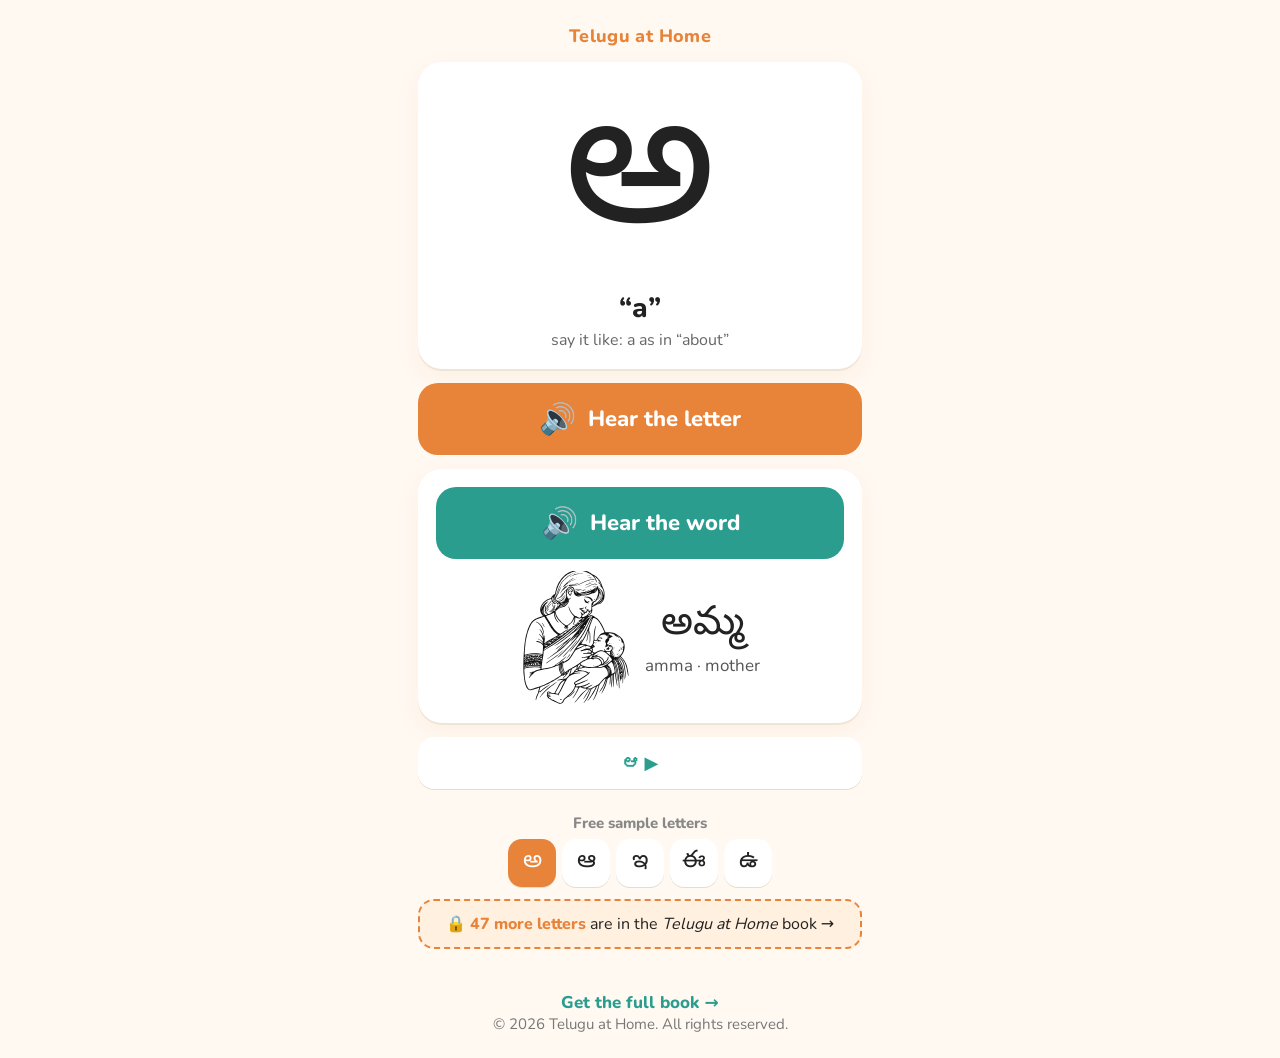
<file: a/index.html>
<!doctype html>
<html lang="en"><head><meta charset="utf-8">
<meta name="viewport" content="width=device-width,initial-scale=1,viewport-fit=cover">
<meta name="theme-color" content="#FFF9F2">
<title>అ (a) · Telugu at Home</title>
<link rel="icon" href="data:image/svg+xml,<svg xmlns='http://www.w3.org/2000/svg' viewBox='0 0 100 100'><text y='.9em' font-size='90'>🔊</text></svg>">
<link rel="stylesheet" href="../style.css">
</head><body>
<main>
<div class="brand">Telugu at Home</div>
<section class="card">
<p class="letter" lang="te">అ</p>
<p class="tr">“a”</p>
<p class="say">say it like: a as in “about”</p>
</section>
<button class="btn b1" data-audio="../audio/a.mp3"><span class="ic">🔊</span> Hear the letter</button>
<section class="card">
<button class="btn b2" data-audio="../audio/w-a.mp3"><span class="ic">🔊</span> Hear the word</button>
<div class="word"><img src="../img/a.svg" alt="mother" width="110"><div><div class="wt" lang="te">అమ్మ</div><div class="wm">amma · mother</div></div></div>
</section>
<div class="pn"><a href="../aa/">ఆ ▶</a></div>
<div class="navwrap"><h3>Free sample letters</h3><nav class="nav" aria-label="Free letters"><a href="../a/" class="on" aria-label="Letter a">అ</a><a href="../aa/" class="" aria-label="Letter aa">ఆ</a><a href="../i/" class="" aria-label="Letter i">ఇ</a><a href="../ee/" class="" aria-label="Letter ee">ఈ</a><a href="../u/" class="" aria-label="Letter u">ఉ</a></nav>
<a class="more" href="../book/"><b>🔒 47 more letters</b> are in the <i>Telugu at Home</i> book →</a></div>
</main>
<footer><a href="../book/">Get the full book →</a><br>© 2026 Telugu at Home. All rights reserved.</footer>
<script src="../app.js"></script>
</body></html>
</file>
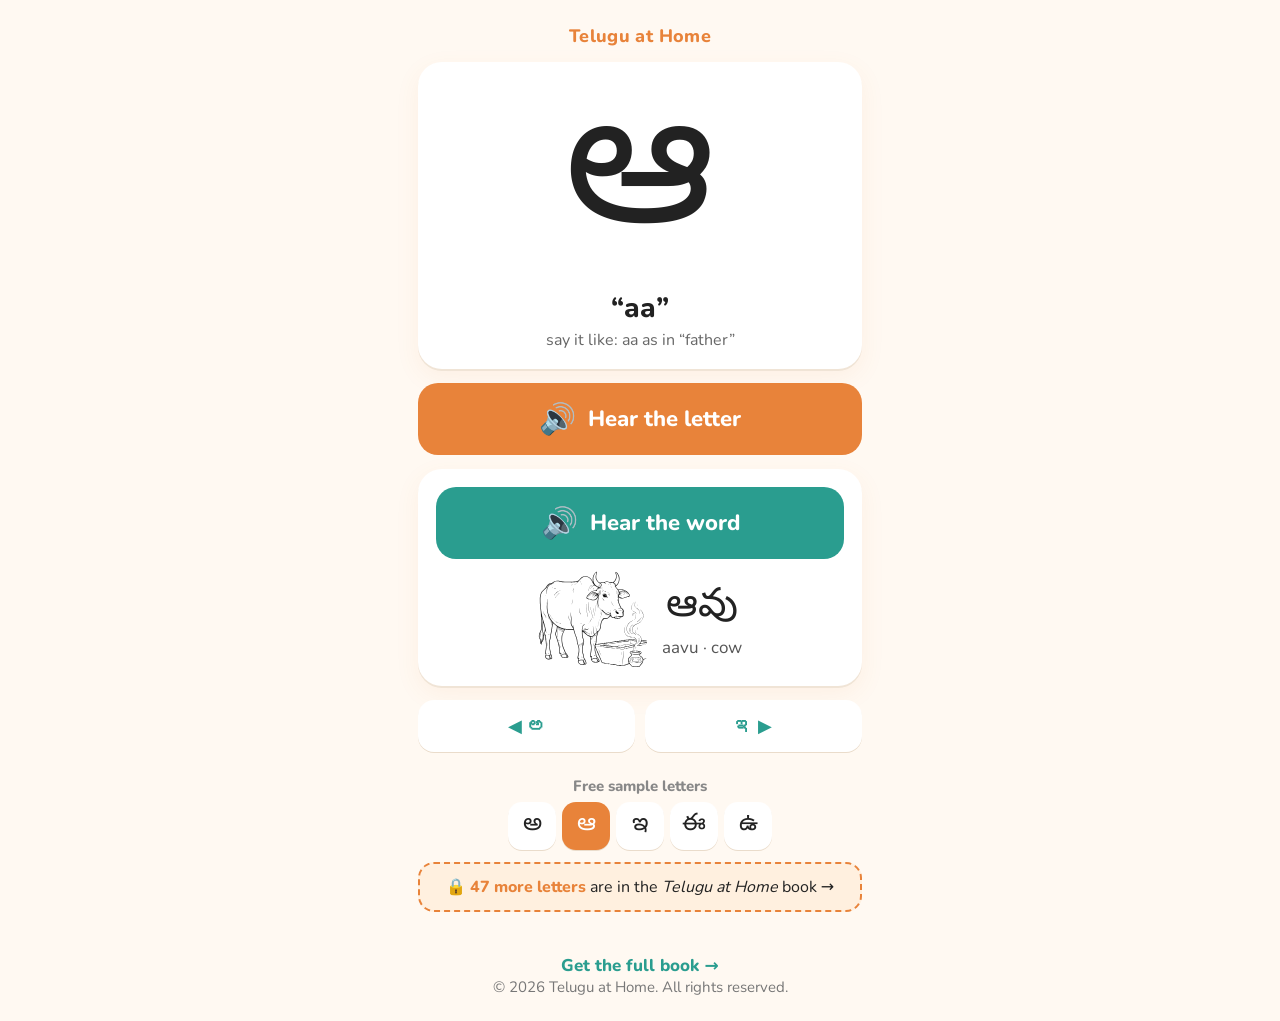
<file: aa/index.html>
<!doctype html>
<html lang="en"><head><meta charset="utf-8">
<meta name="viewport" content="width=device-width,initial-scale=1,viewport-fit=cover">
<meta name="theme-color" content="#FFF9F2">
<title>ఆ (aa) · Telugu at Home</title>
<link rel="icon" href="data:image/svg+xml,<svg xmlns='http://www.w3.org/2000/svg' viewBox='0 0 100 100'><text y='.9em' font-size='90'>🔊</text></svg>">
<link rel="stylesheet" href="../style.css">
</head><body>
<main>
<div class="brand">Telugu at Home</div>
<section class="card">
<p class="letter" lang="te">ఆ</p>
<p class="tr">“aa”</p>
<p class="say">say it like: aa as in “father”</p>
</section>
<button class="btn b1" data-audio="../audio/aa.mp3"><span class="ic">🔊</span> Hear the letter</button>
<section class="card">
<button class="btn b2" data-audio="../audio/w-aa.mp3"><span class="ic">🔊</span> Hear the word</button>
<div class="word"><img src="../img/aa.svg" alt="cow" width="110"><div><div class="wt" lang="te">ఆవు</div><div class="wm">aavu · cow</div></div></div>
</section>
<div class="pn"><a href="../a/">◀ అ</a><a href="../i/">ఇ ▶</a></div>
<div class="navwrap"><h3>Free sample letters</h3><nav class="nav" aria-label="Free letters"><a href="../a/" class="" aria-label="Letter a">అ</a><a href="../aa/" class="on" aria-label="Letter aa">ఆ</a><a href="../i/" class="" aria-label="Letter i">ఇ</a><a href="../ee/" class="" aria-label="Letter ee">ఈ</a><a href="../u/" class="" aria-label="Letter u">ఉ</a></nav>
<a class="more" href="../book/"><b>🔒 47 more letters</b> are in the <i>Telugu at Home</i> book →</a></div>
</main>
<footer><a href="../book/">Get the full book →</a><br>© 2026 Telugu at Home. All rights reserved.</footer>
<script src="../app.js"></script>
</body></html>
</file>
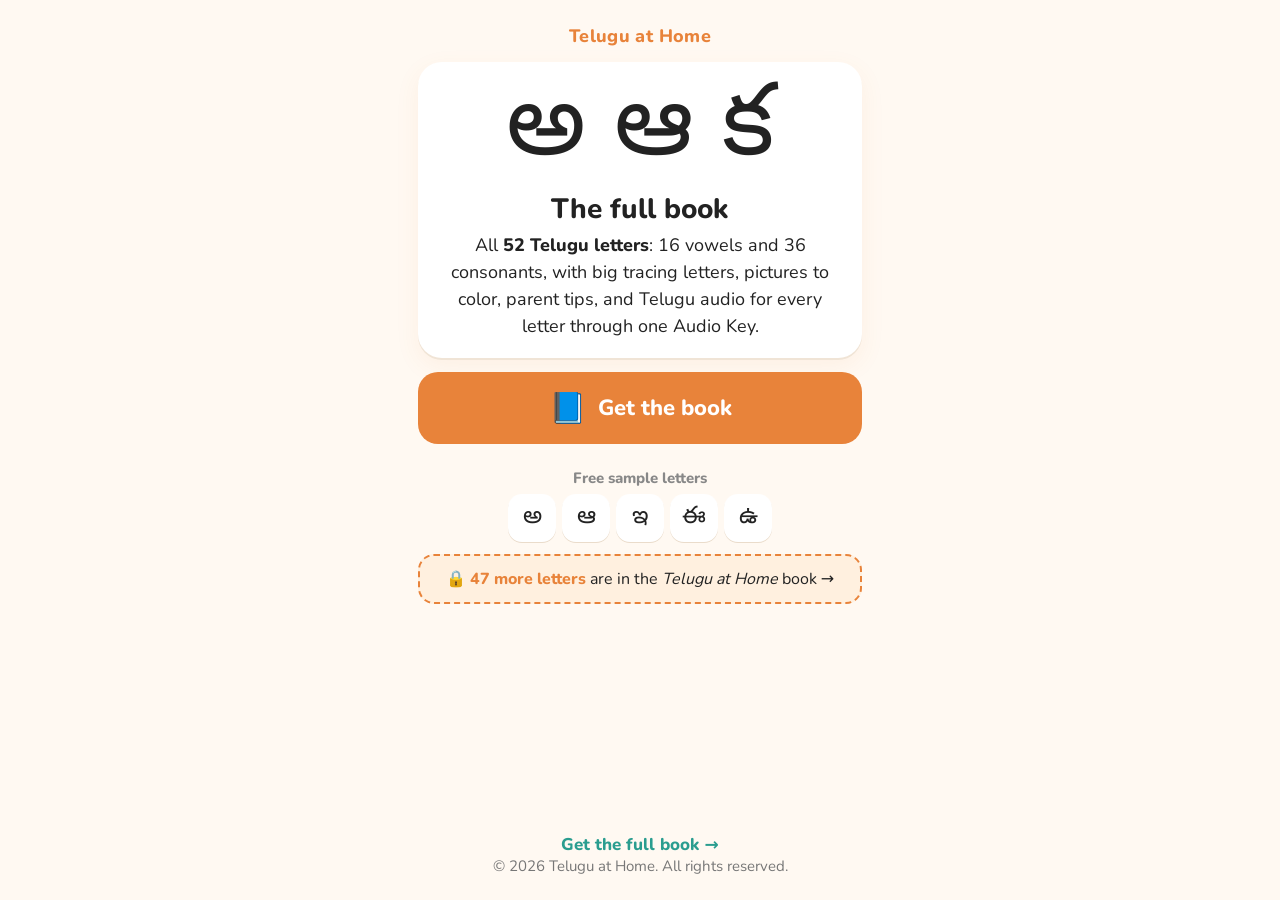
<file: book/index.html>
<!doctype html>
<html lang="en"><head><meta charset="utf-8">
<meta name="viewport" content="width=device-width,initial-scale=1,viewport-fit=cover">
<meta name="theme-color" content="#FFF9F2">
<title>The full book · Telugu at Home</title>
<link rel="icon" href="data:image/svg+xml,<svg xmlns='http://www.w3.org/2000/svg' viewBox='0 0 100 100'><text y='.9em' font-size='90'>🔊</text></svg>">
<link rel="stylesheet" href="../style.css">
</head><body>
<main>
<div class="brand">Telugu at Home</div>
<section class="card">
<p class="letter" lang="te" style="font-size:min(22vw,100px)">అ ఆ క</p>
<p class="tr">The full book</p>
<p class="lead">All <b>52 Telugu letters</b>: 16 vowels and 36 consonants, with big tracing letters, pictures to color, parent tips, and Telugu audio for every letter through one Audio Key.</p>
</section>
<a class="btn b1" href="https://www.amazon.com/dp/B0HSYGLX5F" rel="noopener"><span class="ic">📘</span> Get the book</a>
<div class="navwrap"><h3>Free sample letters</h3><nav class="nav" aria-label="Free letters"><a href="../a/" class="" aria-label="Letter a">అ</a><a href="../aa/" class="" aria-label="Letter aa">ఆ</a><a href="../i/" class="" aria-label="Letter i">ఇ</a><a href="../ee/" class="" aria-label="Letter ee">ఈ</a><a href="../u/" class="" aria-label="Letter u">ఉ</a></nav>
<a class="more" href="../book/"><b>🔒 47 more letters</b> are in the <i>Telugu at Home</i> book →</a></div>
</main>
<footer><a href="../book/">Get the full book →</a><br>© 2026 Telugu at Home. All rights reserved.</footer>
<script src="../app.js"></script>
</body></html>
</file>
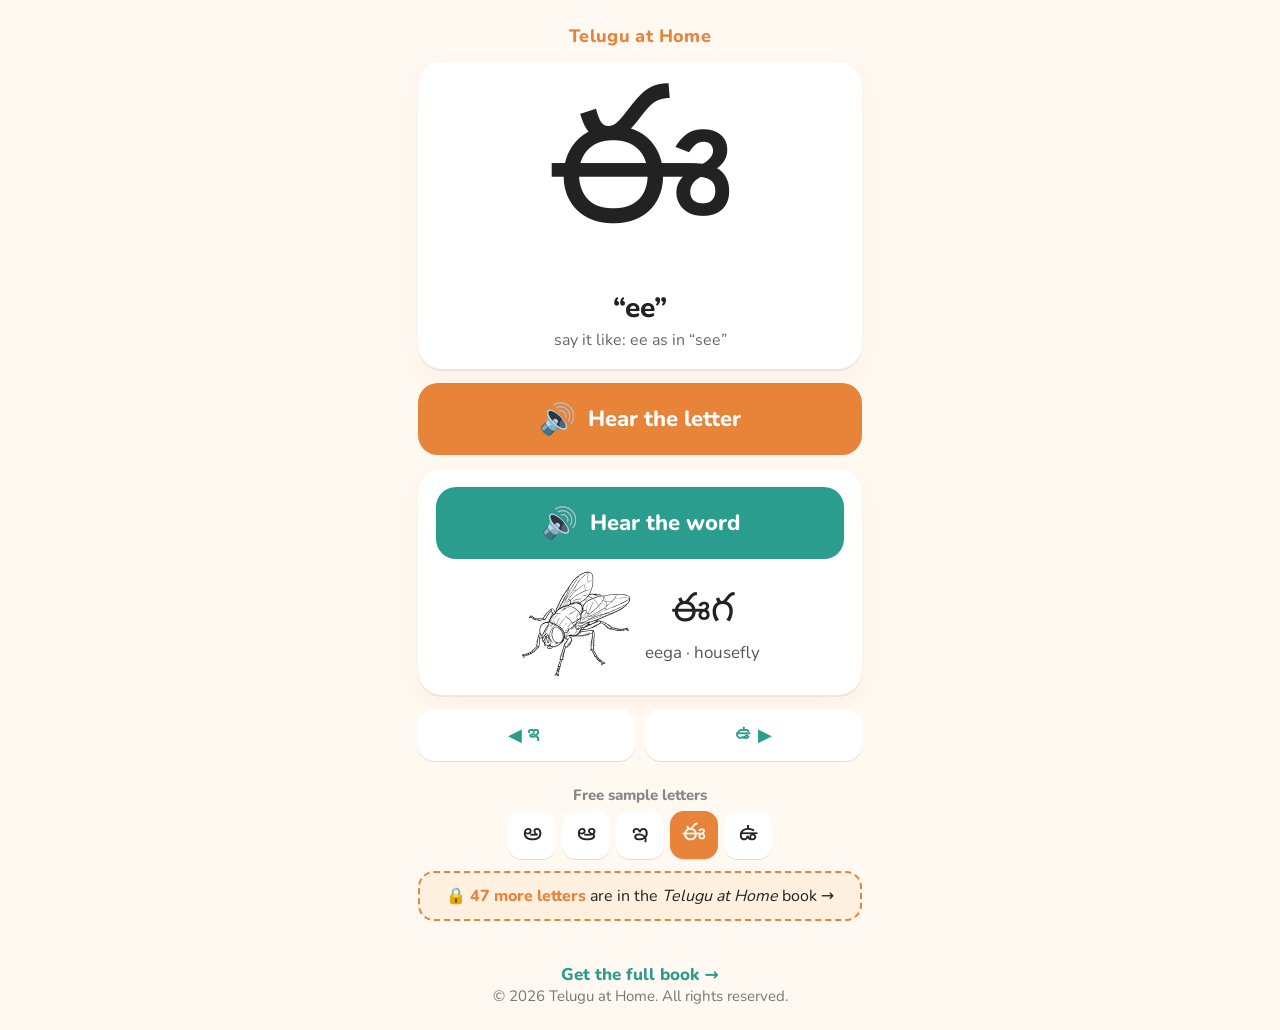
<file: ee/index.html>
<!doctype html>
<html lang="en"><head><meta charset="utf-8">
<meta name="viewport" content="width=device-width,initial-scale=1,viewport-fit=cover">
<meta name="theme-color" content="#FFF9F2">
<title>ఈ (ee) · Telugu at Home</title>
<link rel="icon" href="data:image/svg+xml,<svg xmlns='http://www.w3.org/2000/svg' viewBox='0 0 100 100'><text y='.9em' font-size='90'>🔊</text></svg>">
<link rel="stylesheet" href="../style.css">
</head><body>
<main>
<div class="brand">Telugu at Home</div>
<section class="card">
<p class="letter" lang="te">ఈ</p>
<p class="tr">“ee”</p>
<p class="say">say it like: ee as in “see”</p>
</section>
<button class="btn b1" data-audio="../audio/ee.mp3"><span class="ic">🔊</span> Hear the letter</button>
<section class="card">
<button class="btn b2" data-audio="../audio/w-ee.mp3"><span class="ic">🔊</span> Hear the word</button>
<div class="word"><img src="../img/ee.svg" alt="housefly" width="110"><div><div class="wt" lang="te">ఈగ</div><div class="wm">eega · housefly</div></div></div>
</section>
<div class="pn"><a href="../i/">◀ ఇ</a><a href="../u/">ఉ ▶</a></div>
<div class="navwrap"><h3>Free sample letters</h3><nav class="nav" aria-label="Free letters"><a href="../a/" class="" aria-label="Letter a">అ</a><a href="../aa/" class="" aria-label="Letter aa">ఆ</a><a href="../i/" class="" aria-label="Letter i">ఇ</a><a href="../ee/" class="on" aria-label="Letter ee">ఈ</a><a href="../u/" class="" aria-label="Letter u">ఉ</a></nav>
<a class="more" href="../book/"><b>🔒 47 more letters</b> are in the <i>Telugu at Home</i> book →</a></div>
</main>
<footer><a href="../book/">Get the full book →</a><br>© 2026 Telugu at Home. All rights reserved.</footer>
<script src="../app.js"></script>
</body></html>
</file>
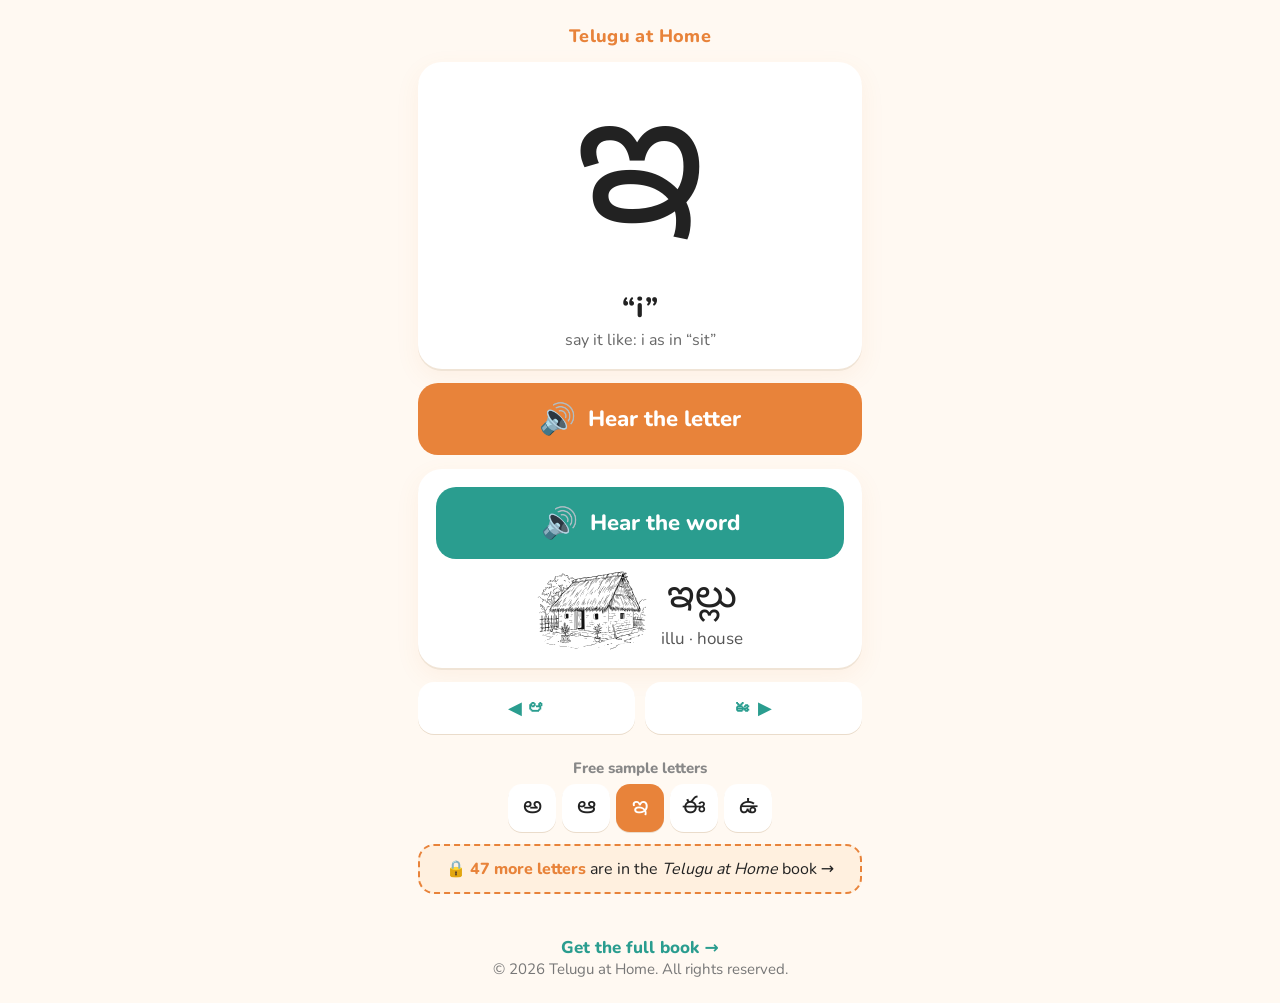
<file: i/index.html>
<!doctype html>
<html lang="en"><head><meta charset="utf-8">
<meta name="viewport" content="width=device-width,initial-scale=1,viewport-fit=cover">
<meta name="theme-color" content="#FFF9F2">
<title>ఇ (i) · Telugu at Home</title>
<link rel="icon" href="data:image/svg+xml,<svg xmlns='http://www.w3.org/2000/svg' viewBox='0 0 100 100'><text y='.9em' font-size='90'>🔊</text></svg>">
<link rel="stylesheet" href="../style.css">
</head><body>
<main>
<div class="brand">Telugu at Home</div>
<section class="card">
<p class="letter" lang="te">ఇ</p>
<p class="tr">“i”</p>
<p class="say">say it like: i as in “sit”</p>
</section>
<button class="btn b1" data-audio="../audio/i.mp3"><span class="ic">🔊</span> Hear the letter</button>
<section class="card">
<button class="btn b2" data-audio="../audio/w-i.mp3"><span class="ic">🔊</span> Hear the word</button>
<div class="word"><img src="../img/i.svg" alt="house" width="110"><div><div class="wt" lang="te">ఇల్లు</div><div class="wm">illu · house</div></div></div>
</section>
<div class="pn"><a href="../aa/">◀ ఆ</a><a href="../ee/">ఈ ▶</a></div>
<div class="navwrap"><h3>Free sample letters</h3><nav class="nav" aria-label="Free letters"><a href="../a/" class="" aria-label="Letter a">అ</a><a href="../aa/" class="" aria-label="Letter aa">ఆ</a><a href="../i/" class="on" aria-label="Letter i">ఇ</a><a href="../ee/" class="" aria-label="Letter ee">ఈ</a><a href="../u/" class="" aria-label="Letter u">ఉ</a></nav>
<a class="more" href="../book/"><b>🔒 47 more letters</b> are in the <i>Telugu at Home</i> book →</a></div>
</main>
<footer><a href="../book/">Get the full book →</a><br>© 2026 Telugu at Home. All rights reserved.</footer>
<script src="../app.js"></script>
</body></html>
</file>
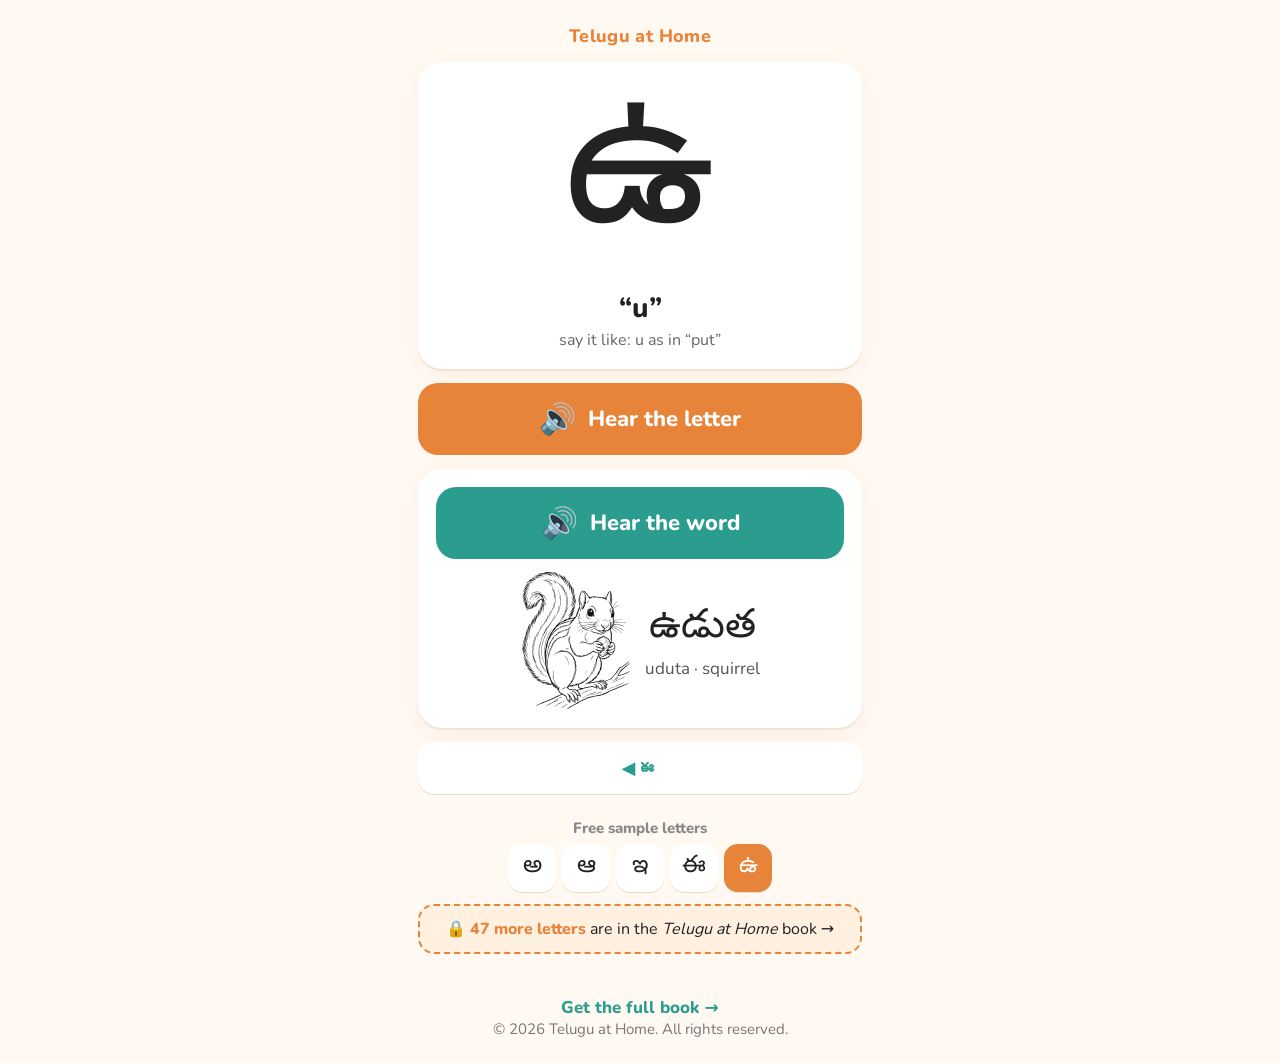
<file: u/index.html>
<!doctype html>
<html lang="en"><head><meta charset="utf-8">
<meta name="viewport" content="width=device-width,initial-scale=1,viewport-fit=cover">
<meta name="theme-color" content="#FFF9F2">
<title>ఉ (u) · Telugu at Home</title>
<link rel="icon" href="data:image/svg+xml,<svg xmlns='http://www.w3.org/2000/svg' viewBox='0 0 100 100'><text y='.9em' font-size='90'>🔊</text></svg>">
<link rel="stylesheet" href="../style.css">
</head><body>
<main>
<div class="brand">Telugu at Home</div>
<section class="card">
<p class="letter" lang="te">ఉ</p>
<p class="tr">“u”</p>
<p class="say">say it like: u as in “put”</p>
</section>
<button class="btn b1" data-audio="../audio/u.mp3"><span class="ic">🔊</span> Hear the letter</button>
<section class="card">
<button class="btn b2" data-audio="../audio/w-u.mp3"><span class="ic">🔊</span> Hear the word</button>
<div class="word"><img src="../img/u.svg" alt="squirrel" width="110"><div><div class="wt" lang="te">ఉడుత</div><div class="wm">uduta · squirrel</div></div></div>
</section>
<div class="pn"><a href="../ee/">◀ ఈ</a></div>
<div class="navwrap"><h3>Free sample letters</h3><nav class="nav" aria-label="Free letters"><a href="../a/" class="" aria-label="Letter a">అ</a><a href="../aa/" class="" aria-label="Letter aa">ఆ</a><a href="../i/" class="" aria-label="Letter i">ఇ</a><a href="../ee/" class="" aria-label="Letter ee">ఈ</a><a href="../u/" class="on" aria-label="Letter u">ఉ</a></nav>
<a class="more" href="../book/"><b>🔒 47 more letters</b> are in the <i>Telugu at Home</i> book →</a></div>
</main>
<footer><a href="../book/">Get the full book →</a><br>© 2026 Telugu at Home. All rights reserved.</footer>
<script src="../app.js"></script>
</body></html>
</file>
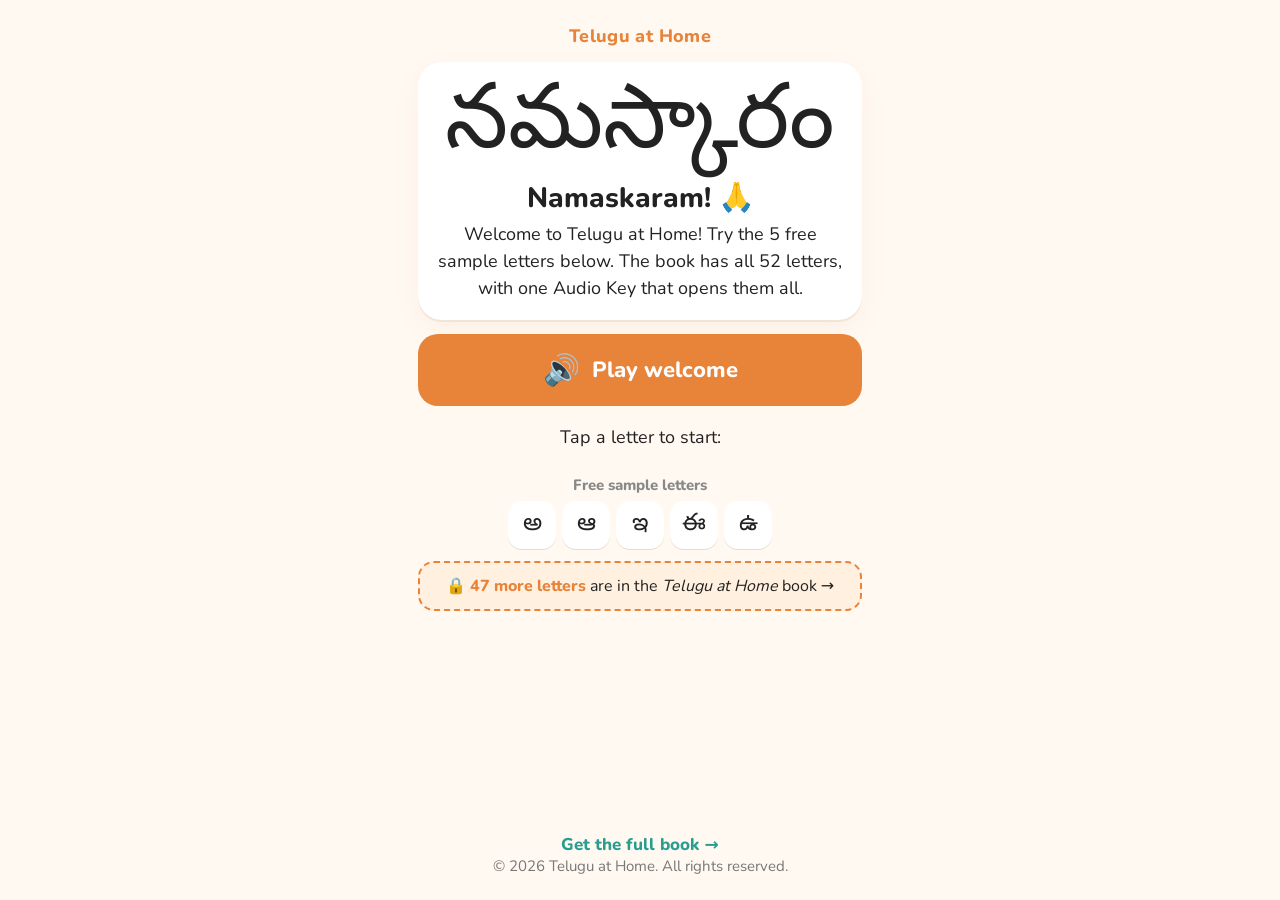
<file: welcome/index.html>
<!doctype html>
<html lang="en"><head><meta charset="utf-8">
<meta name="viewport" content="width=device-width,initial-scale=1,viewport-fit=cover">
<meta name="theme-color" content="#FFF9F2">
<title>Welcome · Telugu at Home</title>
<link rel="icon" href="data:image/svg+xml,<svg xmlns='http://www.w3.org/2000/svg' viewBox='0 0 100 100'><text y='.9em' font-size='90'>🔊</text></svg>">
<link rel="stylesheet" href="../style.css">
</head><body>
<main>
<div class="brand">Telugu at Home</div>
<section class="card">
<p class="letter" lang="te" style="font-size:min(20vw,90px)">నమస్కారం</p>
<p class="tr">Namaskaram! 🙏</p>
<p class="lead">Welcome to Telugu at Home! Try the 5 free sample letters below. The book has all 52 letters, with one Audio Key that opens them all.</p>
</section>
<button class="btn b1" data-audio="../audio/welcome.mp3"><span class="ic">🔊</span> Play welcome</button>
<p class="lead" style="text-align:center">Tap a letter to start:</p>
<div class="navwrap"><h3>Free sample letters</h3><nav class="nav" aria-label="Free letters"><a href="../a/" class="" aria-label="Letter a">అ</a><a href="../aa/" class="" aria-label="Letter aa">ఆ</a><a href="../i/" class="" aria-label="Letter i">ఇ</a><a href="../ee/" class="" aria-label="Letter ee">ఈ</a><a href="../u/" class="" aria-label="Letter u">ఉ</a></nav>
<a class="more" href="../book/"><b>🔒 47 more letters</b> are in the <i>Telugu at Home</i> book →</a></div>
</main>
<footer><a href="../book/">Get the full book →</a><br>© 2026 Telugu at Home. All rights reserved.</footer>
<script src="../app.js"></script>
</body></html>
</file>
<file: style.css>
@font-face{font-family:"Noto Sans Telugu";src:url(../fonts/NotoSansTelugu-Regular.ttf) format("truetype");font-display:swap}
@font-face{font-family:Nunito;src:url(../fonts/Nunito-Regular.ttf) format("truetype");font-weight:400;font-display:swap}
@font-face{font-family:Nunito;src:url(../fonts/Nunito-ExtraBold.ttf) format("truetype");font-weight:800;font-display:swap}
*{box-sizing:border-box}
html{-webkit-text-size-adjust:100%}
body{margin:0;background:#FFF9F2;color:#222222;font-family:Nunito,system-ui,sans-serif;min-height:100vh;display:flex;flex-direction:column;align-items:center}
main{width:100%;max-width:480px;padding:20px 18px 28px;flex:1;display:flex;flex-direction:column;align-items:center;gap:14px}
.brand{font-weight:800;color:#E8833A;letter-spacing:.02em;font-size:18px;margin-top:4px}
.card{width:100%;background:#fff;border-radius:24px;box-shadow:0 2px 0 #f0e4d6,0 8px 24px rgba(232,131,58,.08);padding:18px;text-align:center}
.letter{font-family:"Noto Sans Telugu",sans-serif;font-size:min(42vw,190px);line-height:1.1;margin:0}
.tr{font-size:28px;font-weight:800;margin:0}
.say{font-size:16px;color:#666;margin:2px 0 0}
.btn{appearance:none;border:0;width:100%;min-height:72px;border-radius:20px;font:800 22px Nunito,system-ui,sans-serif;color:#fff;display:flex;align-items:center;justify-content:center;gap:12px;cursor:pointer;touch-action:manipulation;transition:transform .08s}
.btn:active{transform:scale(.97)}
.btn .ic{font-size:30px}
.b1{background:#E8833A}
.b2{background:#2A9D8F}
.btn.playing{filter:brightness(.92);box-shadow:inset 0 0 0 4px rgba(255,255,255,.6)}
.word{display:flex;align-items:center;gap:14px;justify-content:center;margin-top:12px}
.word img{width:110px;height:auto;border-radius:12px;background:#fff}
.wt{font-family:"Noto Sans Telugu",sans-serif;font-size:40px;line-height:1.4}
.wm{font-size:17px;color:#555}
.navwrap{width:100%}
.navwrap h3{margin:10px 0 6px;font-size:15px;color:#888;text-align:center;font-weight:800}
.nav{display:flex;flex-wrap:wrap;gap:6px;justify-content:center}
.pn{display:flex;gap:10px;width:100%}
.pn a{flex:1;text-align:center;text-decoration:none;font-weight:800;font-size:18px;color:#2A9D8F;background:#fff;border-radius:16px;padding:14px 8px;box-shadow:0 1px 0 #eadccb}
.rare{font-size:16px;color:#666;margin:6px 0 0}
.nav a{font-family:"Noto Sans Telugu",sans-serif;font-size:24px;text-decoration:none;color:#222222;background:#fff;border-radius:14px;min-width:48px;min-height:48px;display:flex;align-items:center;justify-content:center;box-shadow:0 1px 0 #eadccb}
.nav a.on{background:#E8833A;color:#fff}
footer{padding:14px 18px 24px;text-align:center;font-size:15px;color:#777}
footer a{color:#2A9D8F;font-weight:800;text-decoration:none;font-size:17px}
p.lead{font-size:18px;line-height:1.5;margin:4px 0 0}
.more{display:block;margin-top:12px;text-align:center;text-decoration:none;color:#222222;background:#FFF0DF;border:2px dashed #E8833A;border-radius:16px;padding:12px;font-size:16px}
.more b{color:#E8833A}
a.btn{text-decoration:none}
</file>
